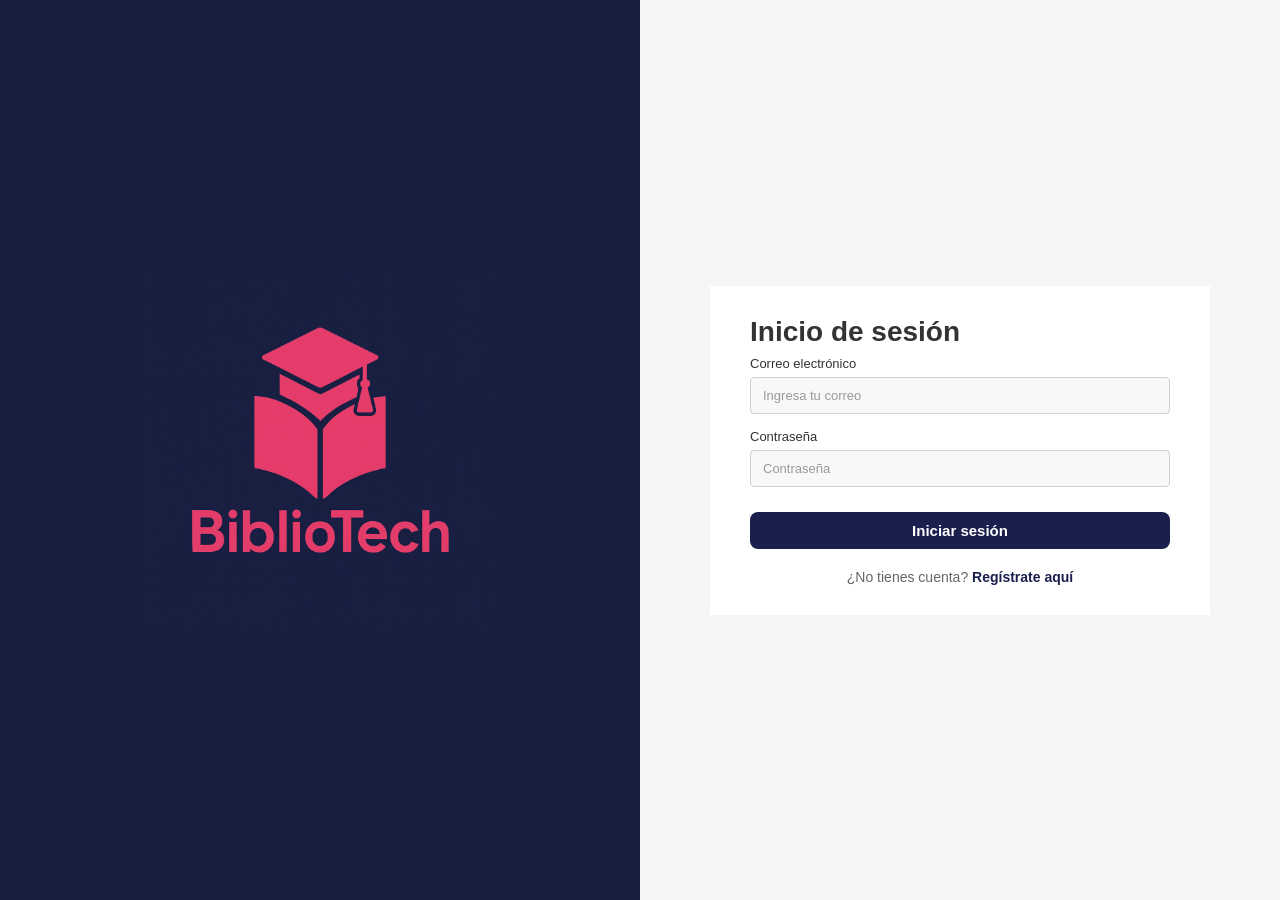
<file: frontend/login.html>
<!DOCTYPE html>
<html lang="es">
<head>
    <meta charset="UTF-8">
    <meta name="viewport" content="width=device-width, initial-scale=1.0">
    <title>Inicio de sesión</title>
    <link rel="stylesheet" href="css/style.css">
</head>
<body>
    <div class="container">
        <div class="left-panel">
            <!-- Panel azul oscuro decorativo -->
             <img src="img/logo.jpg" alt="Logo" class="logo">
        </div>
        <div class="right-panel">
            <div class="form-container">
                <h2>Inicio de sesión</h2>
                <form id="loginForm">
                    <div class="form-group">
                        <label for="correo">Correo electrónico</label>
                        <input type="email" id="correo" name="correo" placeholder="Ingresa tu correo" required>
                    </div>
                    <div class="form-group">
                        <label for="contrasena">Contraseña</label>
                        <input type="password" id="contrasena" name="contrasena" placeholder="Contraseña" required>
                    </div>
                    <button type="submit" class="btn-primary">Iniciar sesión</button>
                </form>
                <p class="register-link">¿No tienes cuenta? <a href="register.html">Regístrate aquí</a></p>
            </div>
        </div>
    </div>
    <script src="js/auth.js"></script>
</body>
</html>
</file>
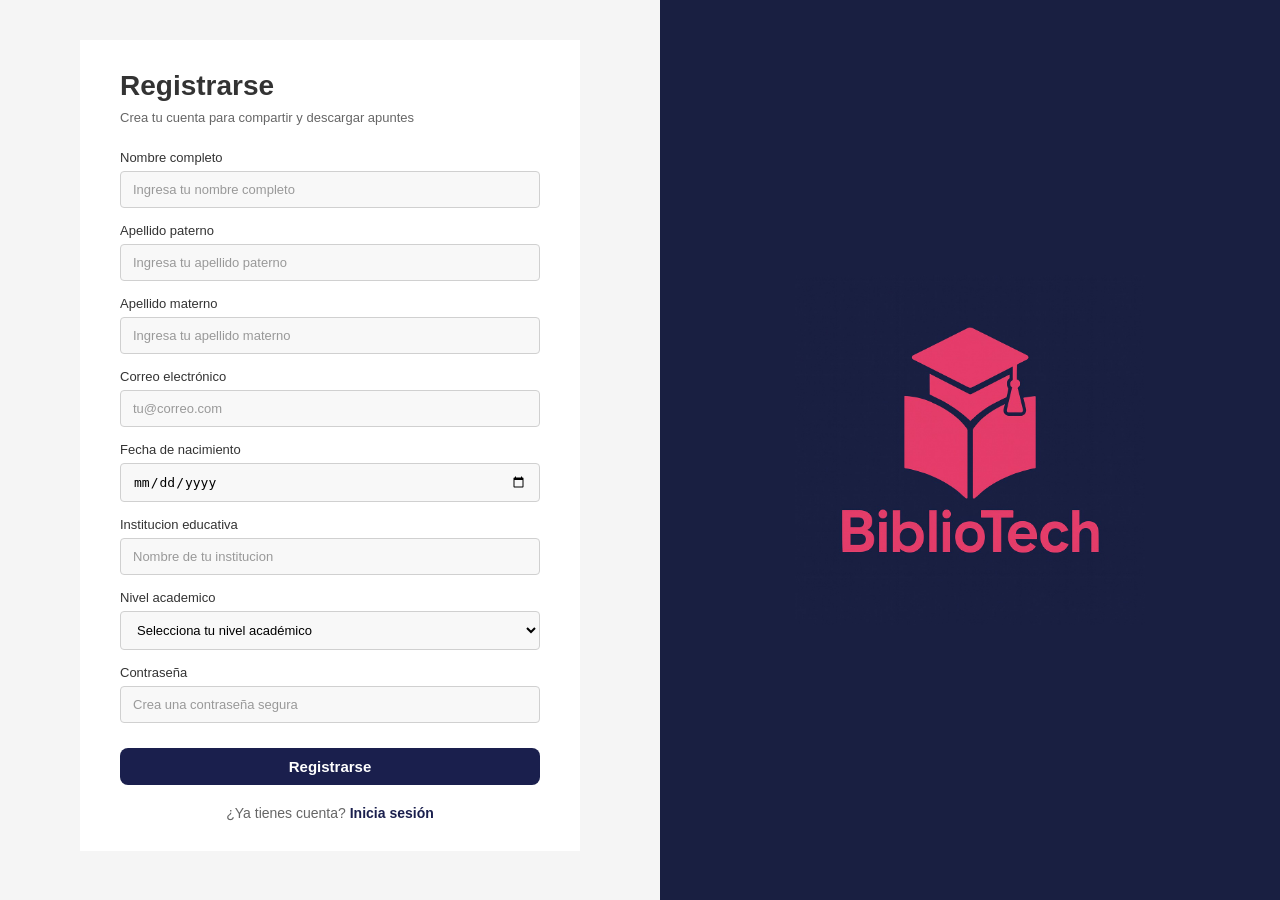
<file: frontend/register.html>
<!DOCTYPE html>
<html lang="es">
<head>
    <meta charset="UTF-8">
    <meta name="viewport" content="width=device-width, initial-scale=1.0">
    <title>Registrarse</title>
    <link rel="stylesheet" href="css/style.css">
</head>
<body>
    <div class="container">
        <div class="left-panel-register">
            <div class="form-container">
                <h2>Registrarse</h2>
                <p class="subtitle">Crea tu cuenta para compartir y descargar apuntes</p>
                <form id="registerForm">
                    <div class="form-group">
                        <label for="nombre">Nombre completo</label>
                        <input type="text" id="nombre" name="nombre" placeholder="Ingresa tu nombre completo" required>
                    </div>
                    <div class="form-group">
                        <label for="apellido_paterno">Apellido paterno</label>
                        <input type="text" id="apellido_paterno" name="apellido_paterno" placeholder="Ingresa tu apellido paterno" required>
                    </div>
                    <div class="form-group">
                        <label for="apellido_materno">Apellido materno</label>
                        <input type="text" id="apellido_materno" name="apellido_materno" placeholder="Ingresa tu apellido materno" required>
                    </div>
                    <div class="form-group">
                        <label for="correo">Correo electrónico</label>
                        <input type="email" id="correo" name="correo" placeholder="tu@correo.com" required>
                    </div>
                    <div class="form-group">
                        <label for="fecha_nacimiento">Fecha de nacimiento</label>
                        <input type="date" id="fecha_nacimiento" name="fecha_nacimiento" required>
                    </div>
                    <div class="form-group">
                        <label for="escuela">Institucion educativa</label>
                        <input type="text" id="escuela" name="escuela" placeholder="Nombre de tu institucion" required>
                    </div>
                    <div class="form-group">
                        <label for="grado_academico">Nivel academico</label>
                        <select id="grado_academico" name="grado_academico" required>
                            <option value="">Selecciona tu nivel académico</option>
                            <option value="1">Bachillerato</option>
                            <option value="2">Licenciatura</option>
                            <option value="3">Maestría</option>
                            <option value="4">Doctorado</option>
                        </select>
                    </div>
                    <div class="form-group">
                        <label for="contrasena_reg">Contraseña</label>
                        <input type="password" id="contrasena_reg" name="contrasena" placeholder="Crea una contraseña segura" required>
                    </div>
                    <button type="submit" class="btn-primary">Registrarse</button>
                </form>
                <p class="register-link">¿Ya tienes cuenta? <a href="login.html">Inicia sesión</a></p>
            </div>
        </div>
        <div class="right-panel-register">
            <img src="img/logo.jpg" alt="Logo" class="logo">
        </div>
    </div>
    <script src="js/auth.js"></script>
</body>
</html>
</file>
<file: frontend/css/style.css>
* {
    margin: 0;
    padding: 0;
    box-sizing: border-box;
}

body {
    font-family: -apple-system, BlinkMacSystemFont, 'Segoe UI', Arial, sans-serif;
    background-color: #10194e;
    /* <--- 1. Cambiado al azul de tu header */
    min-height: 100vh;
    /* <--- 2. Cambiado de height a min-height */
    margin: 0;
}

html,
body {
    background-color: #10194e !important;
    /* El azul de tu header */
    margin: 0 !important;
    padding: 0 !important;
}

.container {
    display: flex;
    height: 100vh;
}

/* Estilos para Login */
.left-panel {
    flex: 1;
    background-color: #191f41;

    display: flex;
    justify-content: center; /* Centrado horizontal */
    align-items: center; /* Centrado vertical */
}

.logo {
    /* Define el ancho MÁXIMO del logo (ajústalo al tamaño deseado) */
    max-width: 350px; 
    /* Altura automática para mantener la proporción de la imagen */
    height: auto; 
    /* Asegura que el logo se comporte bien dentro del Flexbox */
    display: block;
}

.right-panel {
    flex: 1;
    display: flex;
    justify-content: center;
    align-items: center;
    background-color: #f5f5f5;
}

/* Estilos para Registro */
.left-panel-register {
    flex: 1;
    display: flex;
    justify-content: center;
    align-items: flex-start;
    background-color: #f5f5f5;
    overflow-y: auto;
    padding: 20px;
}

.right-panel-register {
    flex: 1;
    background-color: #191f41;
    display: flex;
    justify-content: center; /* Centrado horizontal */
    align-items: center; /* Centrado vertical */
}

.form-container {
    background: white;
    padding: 30px 40px;
    border-radius: 0;
    box-shadow: none;
    width: 100%;
    max-width: 500px;
    margin: 20px auto;
}

.form-container h2 {
    color: #333;
    margin-bottom: 8px;
    font-size: 28px;
    text-align: left;
    font-weight: 600;
}

.subtitle {
    color: #666;
    font-size: 13px;
    text-align: left;
    margin-bottom: 25px;
    font-weight: normal;
}


.search-bar {
    display: flex;
    align-items: center;
    position: relative;
    /* Para posicionar el ícono de búsqueda */
    max-width: 500px;
    flex: 1;
    margin: 0 20px;
}

/* 1. Estilos comunes para unificar input, select y botón */
.search-bar input[type="text"],
.search-bar select,
.search-bar .btn {
    border: none;
    margin: 0;
    outline: none;
    height: 40px;
    box-sizing: border-box;
    vertical-align: middle;
}

/* 2. Estilos para el campo de texto (input) */
.search-bar input[type="text"] {
    flex: 1;
    /* Ocupa el espacio restante */
    padding: 10px;
    padding-left: 35px;
    /* Espacio para el ícono */
    border-top-left-radius: 6px;
    border-bottom-left-radius: 6px;
}

/* 3. Estilos para el menú desplegable (select) */
.search-bar select {
    padding: 10px;
    border-left: 1px solid #ddd;
    background: #f9f9f9;
    border-radius: 0;
    /* Sin esquinas redondeadas */
}

/* 4. Estilos para el botón de búsqueda */
.search-bar .btn {
    background: #6A85D4;
    color: #fff;
    padding: 10px 16px;
    cursor: pointer;
    font-weight: bold;
    border-top-right-radius: 6px;
    border-bottom-right-radius: 6px;
}

.search-bar .btn:hover {
    background: #5872c3;
}

/* 5. Estilos para el ícono de búsqueda */
.search-bar .bi-search {
    position: absolute;
    left: 12px;
    top: 50%;
    transform: translateY(-50%);
    color: #888;
}

.form-group {
    margin-bottom: 15px;
}

.form-group label {
    display: block;
    color: #333;
    font-size: 13px;
    margin-bottom: 6px;
    font-weight: 500;
}

.form-group input,
.form-group select {
    width: 100%;
    padding: 10px 12px;
    border: 1px solid #d0d0d0;
    border-radius: 4px;
    font-size: 13px;
    transition: border-color 0.3s;
    background-color: #f8f8f8;
}

.form-group input:focus,
.form-group select:focus {
    outline: none;
    border-color: #1a1f4d;
}

.form-group input::placeholder {
    color: #999;
}

.btn-primary {
    width: 100%;
    padding: 12px;
    background-color: #1a1f4d;
    color: white;
    border: none;
    border-radius: 4px;
    font-size: 15px;
    font-weight: 600;
    cursor: pointer;
    transition: background-color 0.3s;
    margin-top: 10px;
}

.btn-primary:hover {
    background-color: #252d6b;
}

.register-link {
    text-align: center;
    margin-top: 20px;
    color: #666;
    font-size: 14px;
}

.register-link a {
    color: #1a1f4d;
    text-decoration: none;
    font-weight: bold;
}

.register-link a:hover {
    text-decoration: underline;
}

/* Mensajes de error/éxito */
.message {
    padding: 10px;
    margin-bottom: 15px;
    border-radius: 4px;
    text-align: center;
    font-size: 14px;
}

.message.error {
    background-color: #fee;
    color: #c33;
    border: 1px solid #fcc;
}

.message.success {
    background-color: #efe;
    color: #3c3;
    border: 1px solid #cfc;
}

/* Responsive */
@media (max-width: 768px) {
    .container {
        flex-direction: column;
    }

    .left-panel,
    .right-panel-register {
        display: none;
    }

    .right-panel,
    .left-panel-register {
        flex: 1;
    }

    .form-container {
        padding: 30px 20px;
    }
}

/* Estilos para Dashboard */
/* Estilos para Dashboard */
.dashboard-container {
    display: block;
    /* Le decimos que se comporte como un bloque normal */
    align-items: normal;
    /* Reseteamos la alineación vertical */
    background: linear-gradient(135deg, #1a1f4d 0%, #2d3561 100%);
    min-height: calc(100vh - 60px);
    /* <--- AGREGA ESTA LÍNEA */
}

.apuntes-grid {
    /* <--- CORREGIDO EL NOMBRE */
    display: grid;
    grid-template-columns: repeat(4, 1fr);
    /* <--- CAMBIADO A 4 COLUMNAS */
    gap: 1.5rem;
    padding: 2rem;
    justify-content: center;
}

.apunte-card {
    background-color: #fff;
    border-radius: 10px;
    padding: 1.2rem;
    box-shadow: 0 4px 12px rgba(0, 0, 0, 0.15);
    transition: transform 0.3s ease, box-shadow 0.3s ease;
    width: 100%;
    /* max-width: 360px; <-- Eliminado */
    /* margin: 0 auto;  <-- Eliminado */
}

.apunte-card:hover {
    transform: translateY(-5px);
    box-shadow: 0 6px 16px rgba(0, 0, 0, 0.2);
}

.apunte-titulo {
    font-weight: bold;
    font-size: 1.1rem;
    margin-bottom: 0.3rem;
    color: #0d1b3d;
}

.apunte-descripcion {
    color: #444;
    font-size: 0.9rem;
    margin-bottom: 0.6rem;
}

.apunte-etiquetas {
    background: #e9ecff;
    padding: 4px 8px;
    border-radius: 8px;
    font-size: 0.8rem;
    color: #333;
    display: inline-block;
    margin-bottom: 0.8rem;
}

.section-title {
    text-align: center;
    /* Centra el texto */
    color: #ffffff;
    /* Color blanco para que contraste */
    font-size: 1.8rem;
    /* Tamaño de fuente grande */
    font-weight: 600;
    /* Un poco más grueso */
    margin-bottom: 1.5rem;
    /* Espacio entre el título y las tarjetas */
}

.dashboard-content {
    background: linear-gradient(135deg, #1a1f4d 0%, #2d3561 100%);
    padding: 60px 80px;
    border-radius: 12px;
    box-shadow: 0 10px 40px rgba(0, 0, 0, 0.2);
    text-align: center;
    max-width: 600px;
}

.dashboard-content h1 {
    color: #1a1f4d;
    font-size: 36px;
    margin-bottom: 20px;
    font-weight: 700;
}

.dashboard-message {
    color: #666;
    font-size: 18px;
    margin-bottom: 40px;
    line-height: 1.6;
}

.user-info {
    background-color: #f8f9fa;
    padding: 20px;
    border-radius: 8px;
    margin-bottom: 30px;
}

.user-info p {
    color: #333;
    font-size: 16px;
    margin: 0;
}

.user-info span {
    font-weight: 600;
    color: #1a1f4d;
}

.btn-logout {
    padding: 12px 30px;
    background-color: #dc3545;
    color: white;
    border: none;
    border-radius: 6px;
    font-size: 15px;
    font-weight: 600;
    cursor: pointer;
    transition: background-color 0.3s;
}

.btn-logout:hover {
    background-color: #c82333;
}

/* ===================== */
/* HEADER DE DASHBOARD */
/* ===================== */

header {
    background-color: #10194e;
    color: white;
    display: flex;
    align-items: center;
    justify-content: space-between;
    padding: 10px 30px;
    box-shadow: 0 2px 6px rgba(0, 0, 0, 0.2);
}

.logo {
    font-size: 22px;
    font-weight: bold;
}

.header-right {
    display: flex;
    align-items: center;
    gap: 15px;
}

.btn-upload {
    background-color: #4a67d6;
    color: white;
    border: none;
    padding: 8px 16px;
    border-radius: 6px;
    cursor: pointer;
    font-size: 14px;
    transition: background 0.3s;
}

.btn-upload:hover {
    background-color: #5c7df2;
}

.profile-img {
    width: 35px;
    height: 35px;
    border-radius: 50%;
    object-fit: cover;
    border: 2px solid white;
}

/* =============== MODAL UPLOAD (UI) =============== */
.modal-backdrop[aria-hidden="true"] {
    display: none;
}

.modal-backdrop {
    position: fixed;
    inset: 0;
    background: rgba(13, 18, 54, 0.55);
    backdrop-filter: blur(2px);
    display: grid;
    place-items: center;
    padding: 24px;
    z-index: 1000;
}

.modal {
    width: 100%;
    max-width: 720px;
    background: #fff;
    border-radius: 12px;
    padding: 24px 26px 22px;
    position: relative;
    box-shadow: 0 20px 60px rgba(0, 0, 0, .25);
}

.modal h2 {
    font-size: 22px;
    color: #111936;
    margin-bottom: 4px;
}

.modal-subtitle {
    color: #6b7280;
    font-size: 13px;
    margin-bottom: 14px;
}

.modal-close {
    position: absolute;
    top: 10px;
    right: 12px;
    border: none;
    background: transparent;
    font-size: 22px;
    line-height: 1;
    cursor: pointer;
    color: #707aa8;
}

.modal-close:hover {
    color: #1a1f4d;
}

.dropzone {
    display: flex;
    align-items: center;
    gap: 16px;
    border: 2px dashed #c7cbe9;
    border-radius: 10px;
    padding: 18px;
    margin: 10px 0 16px;
    cursor: pointer;
    background: #fafbff;
    transition: border-color .2s, background .2s;
}

.dropzone.is-dragover {
    border-color: #4a67d6;
    background: #f0f3ff;
}

.dropzone-icon {
    font-size: 24px;
}

.dropzone-text {
    line-height: 1.2;
    color: #333;
}

.dropzone small {
    color: #6b7280;
}

.sr-only {
    position: absolute;
    width: 1px;
    height: 1px;
    padding: 0;
    margin: -1px;
    overflow: hidden;
    clip: rect(0, 0, 0, 0);
    border: 0;
}

.upload-form .form-row {
    margin-bottom: 12px;
}

.upload-form label {
    display: block;
    font-size: 13px;
    color: #333;
    margin-bottom: 6px;
    font-weight: 600;
}

.upload-form input[type="text"],
.upload-form select,
.upload-form textarea {
    width: 100%;
    padding: 10px 12px;
    border: 1px solid #d0d0d0;
    border-radius: 8px;
    background: #f8f8f8;
    font-size: 14px;
    transition: border-color .2s, background .2s;
}

.upload-form textarea {
    resize: vertical;
}

.upload-form input:focus,
.upload-form select:focus,
.upload-form textarea:focus {
    outline: none;
    border-color: #1a1f4d;
    background: #fff;
}

.grid-2 {
    display: grid;
    grid-template-columns: 1fr 1fr;
    gap: 14px;
}

@media (max-width: 640px) {
    .grid-2 {
        grid-template-columns: 1fr;
    }
}

.modal-actions {
    display: flex;
    justify-content: flex-end;
    gap: 10px;
    margin-top: 8px;
}

.btn-secondary {
    background: #eef0ff;
    color: #1a1f4d;
    border: none;
    padding: 10px 16px;
    border-radius: 8px;
    font-weight: 600;
    cursor: pointer;
}

.btn-secondary:hover {
    background: #e1e5ff;
}

.btn-primary {
    background: #1a1f4d;
    color: #fff;
    border: none;
    padding: 10px 16px;
    border-radius: 8px;
    font-weight: 600;
    cursor: pointer;
}

.btn-primary:hover {
    background: #252d6b;
}
</file>
